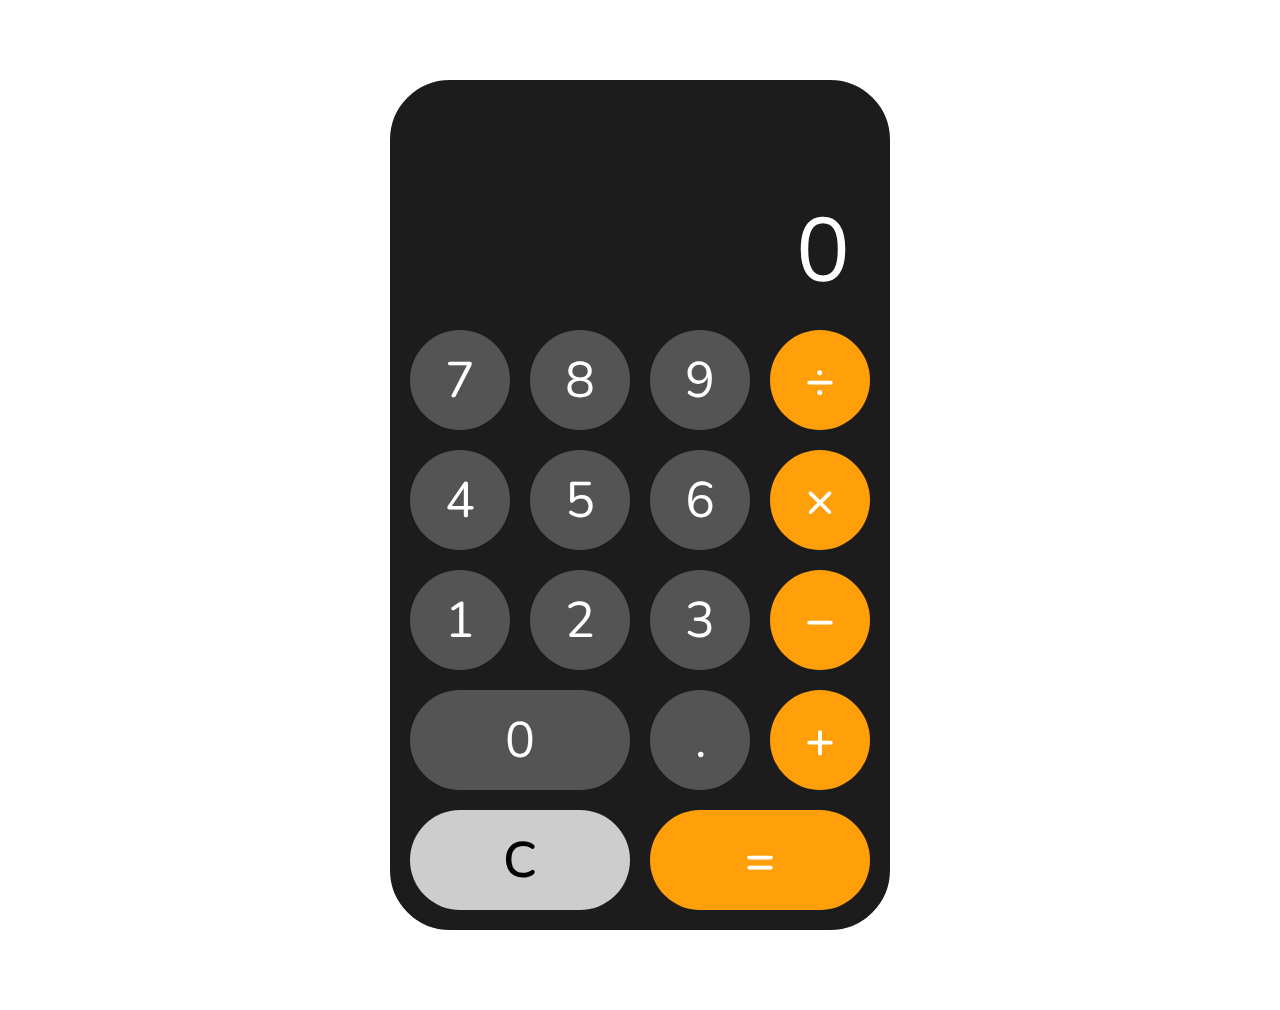
<file: calculator/public/index.html>
<!DOCTYPE html>
<html lang="en">
<head>
    <meta charset="UTF-8">
    <meta name="viewport" content="width=device-width, initial-scale=1.0">
    <title>Calculator</title>

    <link rel="stylesheet" href="./indexCal.css">
    <link rel="preconnect" href="https://fonts.googleapis.com">
    <link rel="preconnect" href="https://fonts.gstatic.com" crossorigin>
    <link href="https://fonts.googleapis.com/css2?family=Nunito:ital,wght@0,200..1000;1,200..1000&display=swap" rel="stylesheet">
</head>
<body>
    <div id="calculator">
        <div id="display">0</div>
        <div class="button">
            <button class="number" onclick="press(7);">7</button>
            <button class="number" onclick="press(8);">8</button>
            <button class="number" onclick="press(9);">9</button>
            <button class="operator" onclick="setOperator('/');">&divide;</button>
            <button class="number" onclick="press(4);">4</button>
            <button class="number" onclick="press(5);">5</button>
            <button class="number" onclick="press(6);">6</button>
            <button class="operator" onclick="setOperator('*');">&times;</button>
            <button class="number" onclick="press(1);">1</button>
            <button class="number" onclick="press(2);">2</button>
            <button class="number" onclick="press(3);">3</button>
            <button class="operator" onclick="setOperator('-');">&minus;</button>
            <button class="button0 number" onclick="press(0);">0</button>
            <button class="number" onclick="press('.');">.</button>
            <button class="operator" onclick="setOperator('+');">&plus;</button>
            <button class="buttonC" onclick="clr();">C</button>
            <button class="buttonEquals operator" onclick="calculate();">&equals;</button>
        </div>
    </div>
    <script src="./indexCal.js"></script>
</body>
</html>
</file>
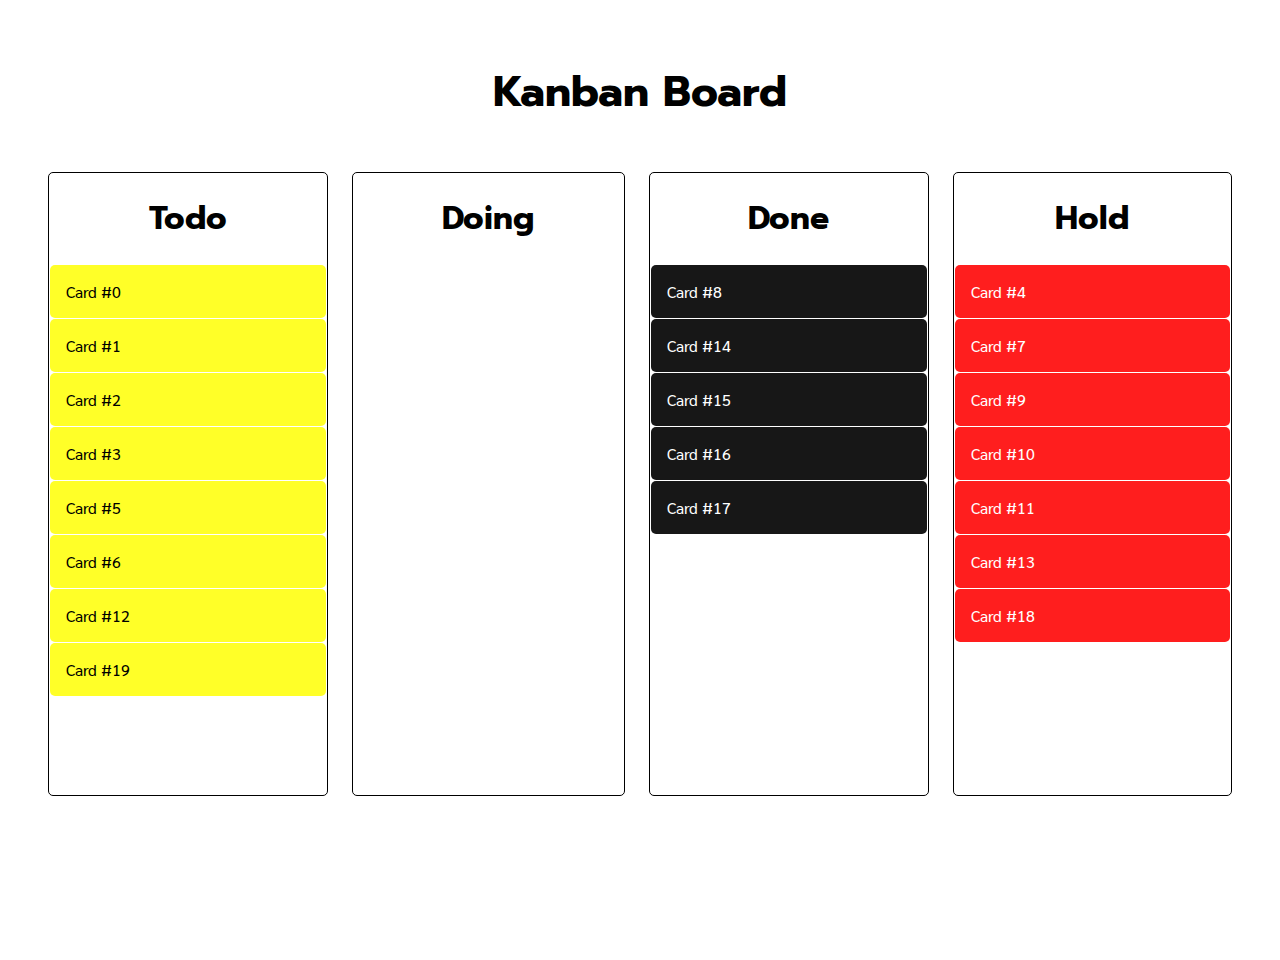
<file: kanban board-workshop/public/index.html>
<!DOCTYPE html>
<html lang="en">
<head>
    <meta charset="UTF-8">
    <meta name="viewport" content="width=device-width, initial-scale=1.0">
    <title>Kanban Board</title>
    <link rel="preconnect" href="https://fonts.googleapis.com">
    <link rel="preconnect" href="https://fonts.gstatic.com" crossorigin>
    <link href="https://fonts.googleapis.com/css2?family=Prompt:wght@400;500;600;700&family=Sarabun:wght@400;500;600;700&display=swap" rel="stylesheet">
    <link rel="stylesheet" href="./kanban.css">
</head>
<body>
    <section class="head-h1">
        <h1>Kanban Board</h1>
    </section>
    <main id="kanbanBoard">
        <section class="swimlane toDo">
            <h1>Todo</h1>
        </section>
        <section class="swimlane doing">
            <h1>Doing</h1>
        </section>
        <section class="swimlane done">
            <h1>Done</h1>
        </section>
        <section class="swimlane hold">
            <h1>Hold</h1>
        </section>
    </main>

    <script src="./kanban.js"></script>
</body>
</html>
</file>
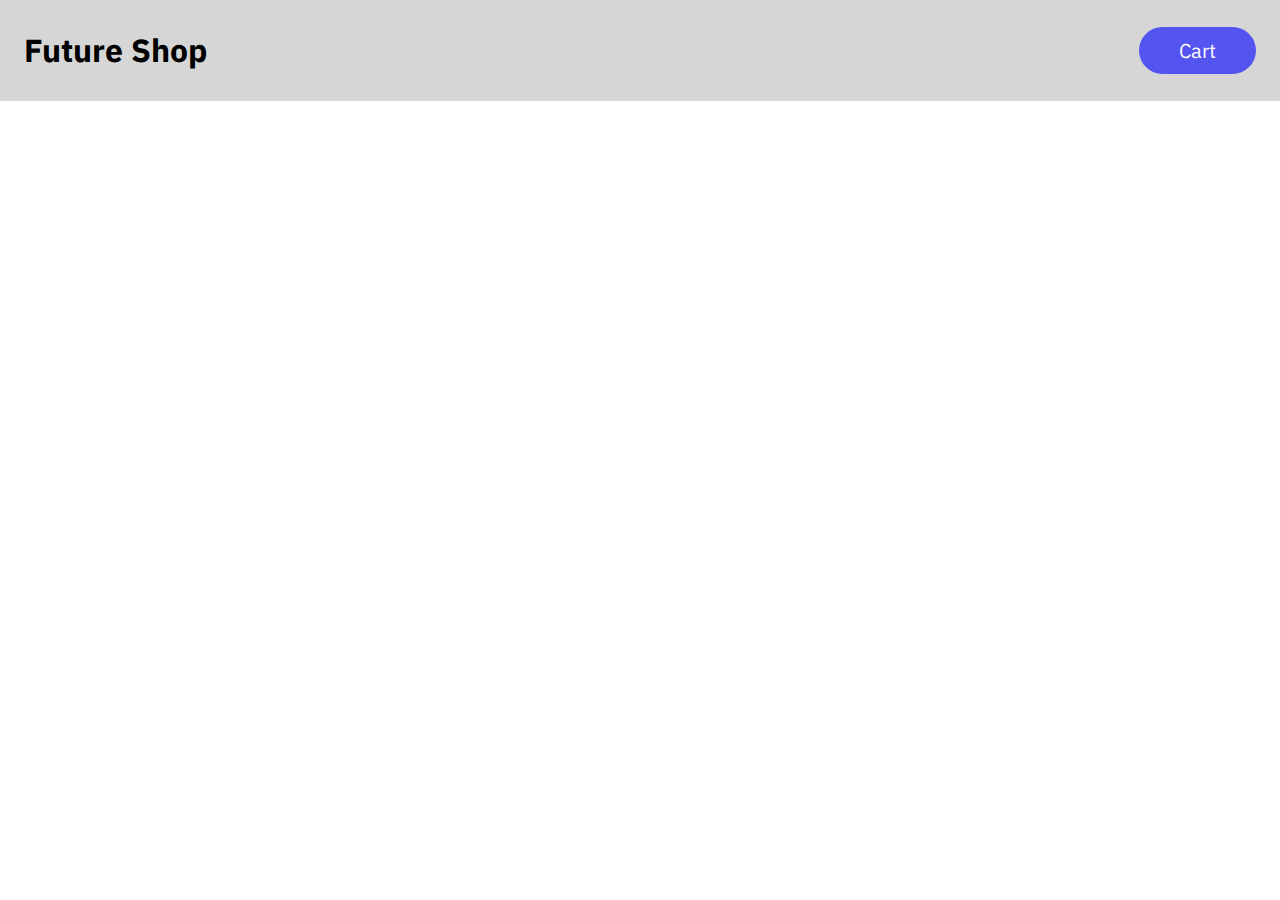
<file: shop-workshop/public/index.html>
<!DOCTYPE html>
<html lang="en">
<head>
    <meta charset="UTF-8">
    <meta name="viewport" content="width=device-width, initial-scale=1.0">
    <title>Future Shop</title>
    <link rel="stylesheet" href="./index.css">
    <link rel="preconnect" href="https://fonts.googleapis.com">
    <link rel="preconnect" href="https://fonts.gstatic.com" crossorigin>
    <link href="https://fonts.googleapis.com/css2?family=Anuphan:wght@100..700&family=Open+Sans:ital,wght@0,300..800;1,300..800&display=swap" rel="stylesheet">
</head>
<body>
    <nav>
        <div><h1>Future Shop</h1></div>
        <div>
            <button id="viewCart">Cart</button>
            <div id="cartSummary">
                <table>
                    <thead>
                        <tr>
                            <th style="padding-bottom: 15px;">Product name</th>
                            <th style="padding-bottom: 15px;">Quantity</th>
                            <th style="padding-bottom: 15px;">Price</th>
                        </tr>
                    </thead>
                    <tbody id="cartSummary_items"></tbody>
                    <tfoot>
                        <th style="padding-top: 15px;">Total Price</th>
                        <th id="cartQuantity_total" style="padding-top: 15px;">0</th>
                        <th id="cartSummary_total" style="padding-top: 15px;">0</th>
                    </tfoot>
                </table>
            </div>
        </div>
    </nav>
    <main>
        <section id="productList">
        </section>
    </main>

    <script src="./index.js"></script>
</body>
</html>
</file>
<file: calculator/public/indexCal.css>
html, body {
    padding: 0;
    margin: 0;
    font-family: "Nunito", sans-serif;
}

#calculator {
    background-color: rgb(28, 28, 28);
    width: 480px;
    height: 830px;
    margin: 80px auto;
    border: 10px solid rgb(28, 28, 28);
    border-radius: 60px;
}

#display {
    color: white;
    text-align: right;
    margin: 100px 30px 0;
    height: 130px;
    font-size: 90px;
    white-space: nowrap;
    text-overflow: ellipsis;
    overflow: hidden;
}

button {
    margin: 10px;
    width: 100px;
    height: 100px;
    border: none;
    border-radius: 50px;
    font-size: 50px;
    font-family: "Nunito", sans-serif;
    transition: transform 0.2s;
}

button:active {
    transform: scale(0.96);
}

.button {
    display: grid;
    grid-template-columns: repeat(4, 1fr);
    grid-template-rows: repeat(5, 1fr);
}

.button0 {
    grid-column: 1 / 3;
    width: auto;
}

.buttonC {
    grid-column: 1 / 3;
    width: auto;
    background-color: #cdcdcd;
    font-weight: 600;
}

.buttonEquals {
    grid-column: 3 / 5;
    width: auto;
}

.number {
    color: white;
    background-color: #545454;
}

.operator {
    color: white;
    background-color: #ff9f0a;
    font-weight: 600;
}

.operator:active {
    color: #ff9f0a;
    background-color: white;
}

.number:active {
    background-color: #888888;
}

.buttonC:active {
    background-color: #eeeeee;
}
</file>
<file: kanban board-workshop/public/kanban.css>
* {
    box-sizing: border-box;
}

html, body {
    margin: 0;
    padding: 0;
    width: 100vw;
    height: 100vh;
}

h1 {
    font-family: "Prompt", sans-serif;
    font-weight: 700;
    text-align: center;
}

.head-h1 h1 {
    margin: 60px 0 0 0;
    font-size: 42px;
}

#kanbanBoard {
    display: flex;
    column-gap: 24px;
    padding: 48px;
    width: 100%;
    height: 80%;
}

.swimlane {
    border: 1px solid black;
    border-radius: 5px;
    flex-basis: 1;
    flex-shrink: 0;
    flex-grow: 1;
}

.card {
    font-family: "Sarabun", sans-serif;
    padding: 16px;
    margin: 1px;
    border-radius: 5px;

    .toDo & {
        background-color: rgb(255, 255, 40);
    }

    .doing & {
        background-color: rgb(69, 238, 69);
    }

    .done & {
        background-color: rgb(23, 23, 23);
        color: white;
    }

    .hold & {
        background-color: rgb(255, 30, 30);
        color: white;
    }
}
</file>
<file: shop-workshop/public/index.css>
* {
    box-sizing: border-box;
    font-family: 'Anuphan', 'Open Sans', sans-serif;
}

html, body {
    padding: 0;
    margin: 0;
}

nav {
    position: sticky;
    top: 0;
    padding: 8px 24px;
    background-color: rgb(214, 214, 214);
    display: flex;
    align-items: center;
    justify-content: space-between;
}

#viewCart {
    background-color: rgb(84, 84, 241);
    border-radius: 30px;
    border: none;
    color: white;
    padding: 0.5em 2em;
    font-size: 20px;

    &:hover {
        cursor: pointer;
    }
}

#cartSummary {
    display: none;
    position: absolute;
    top: 80px;
    right: 20px;
    background-color: white;
    padding: 16px;
    border: 1px solid rgb(84, 84, 84);
    border-radius: 5px;

    table {
        th {
            font-weight: 700;
        }

        th, td {
            min-width: 100px;
            padding: 3px;
            text-align: center;
        }
    }
}

#productList {
    display: grid;
    max-width: 1240px;
    margin: 5em auto;
    padding: 0 2em;
    grid-template-columns: repeat(auto-fit, minmax(300px, 2fr));
    gap: 2em;
}

.productCard {
    border-radius: 10px;
    box-shadow: rgba(0, 0, 0, 0.15) 0px 0px 10px 0px;
}

.productThumbnail {
    width: 100%;
    height: 200px;
    object-fit: cover;
    border-radius: 8px;
    box-shadow: rgba(0, 0, 0, 0.1) 0px 3px 5px 0px;
}

.productBottomSheet {
    display: grid;
    grid-template-columns: 5fr 1fr 1fr;
}

.productInfoContainer {
    margin: 0.8em;
}

.productName {
    display: block;
}

.addToCart, .deleteItemCart {
    width: 45px;
    height: 45px;
    background-color: rgb(84, 84, 241);
    border-radius: 5px;
    border: none;
    color: white;
    font-size: 20px;
    margin: auto;

    &:hover {
        cursor: pointer;
    }
}

.addToCart {
    grid-column: 3/ 4;
}

.deleteItemCart {
    display: none;
    background-color: rgb(241, 84, 84);
}
</file>
